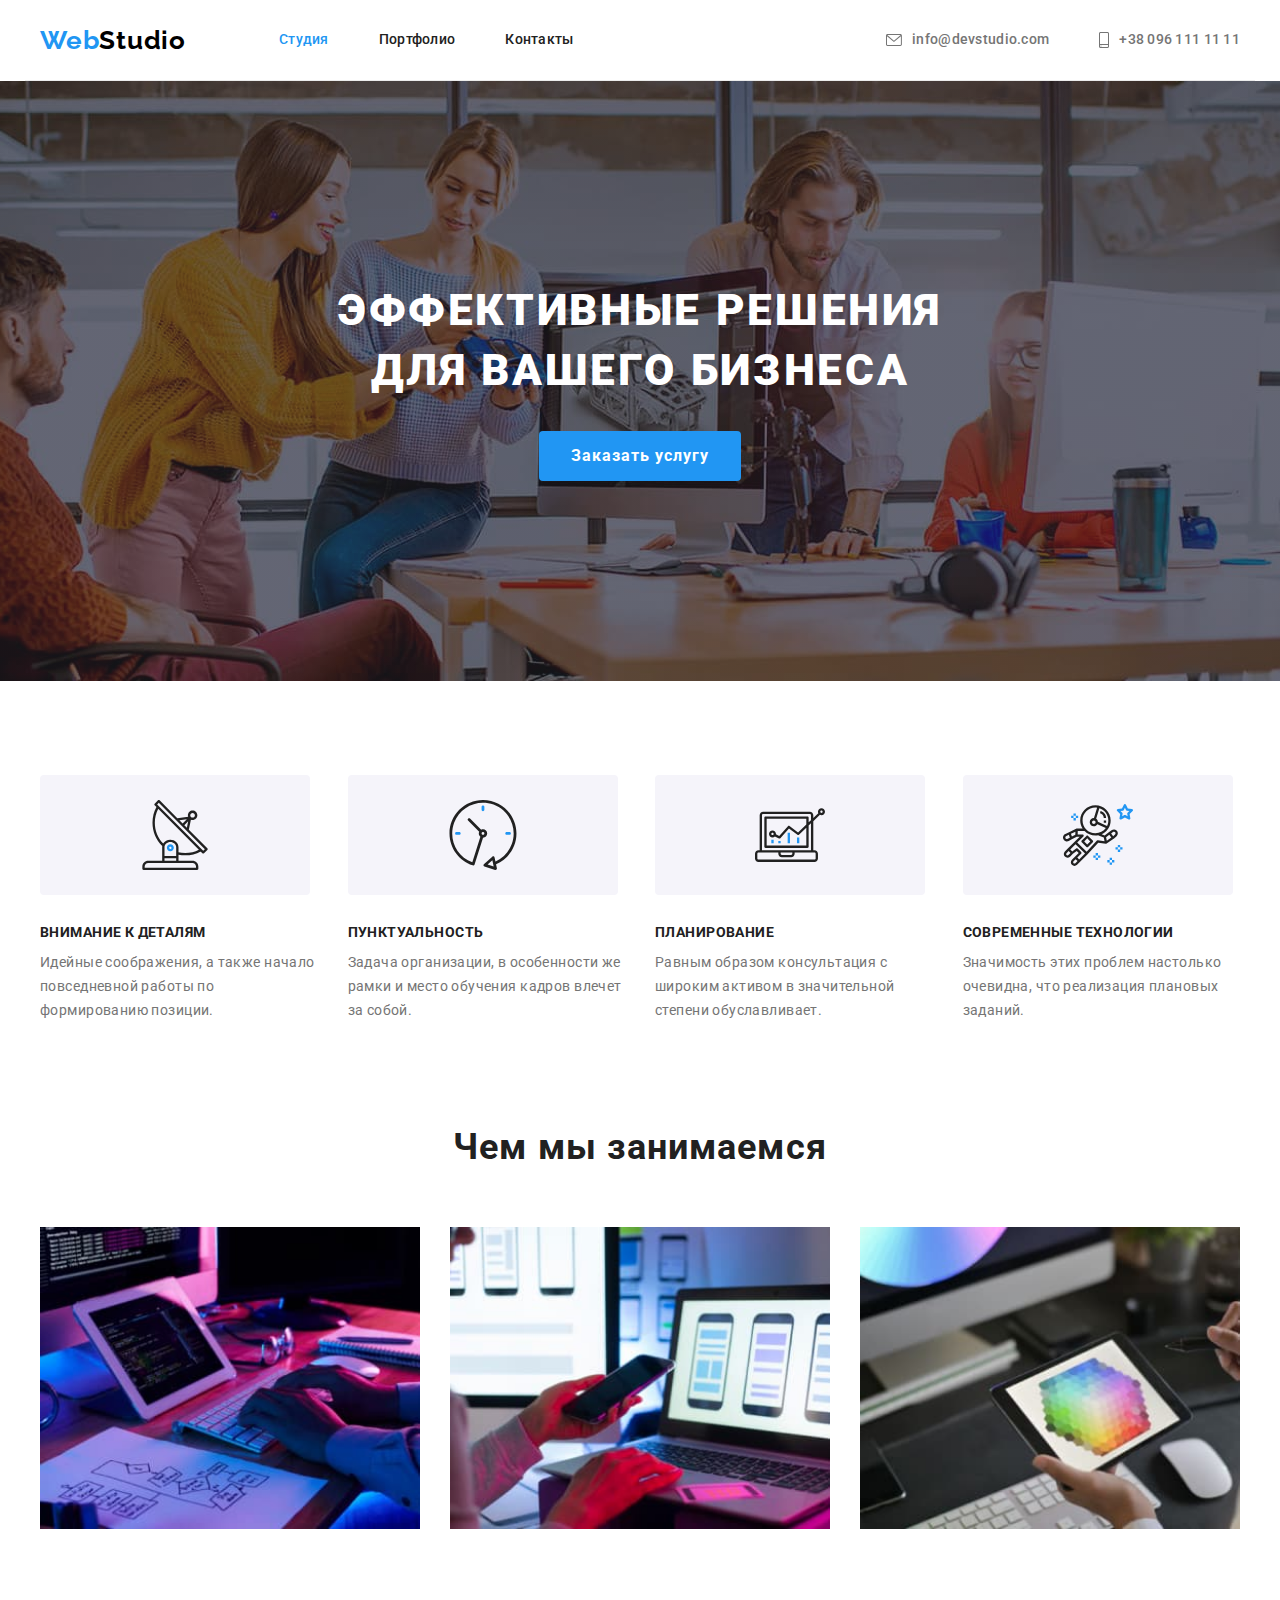
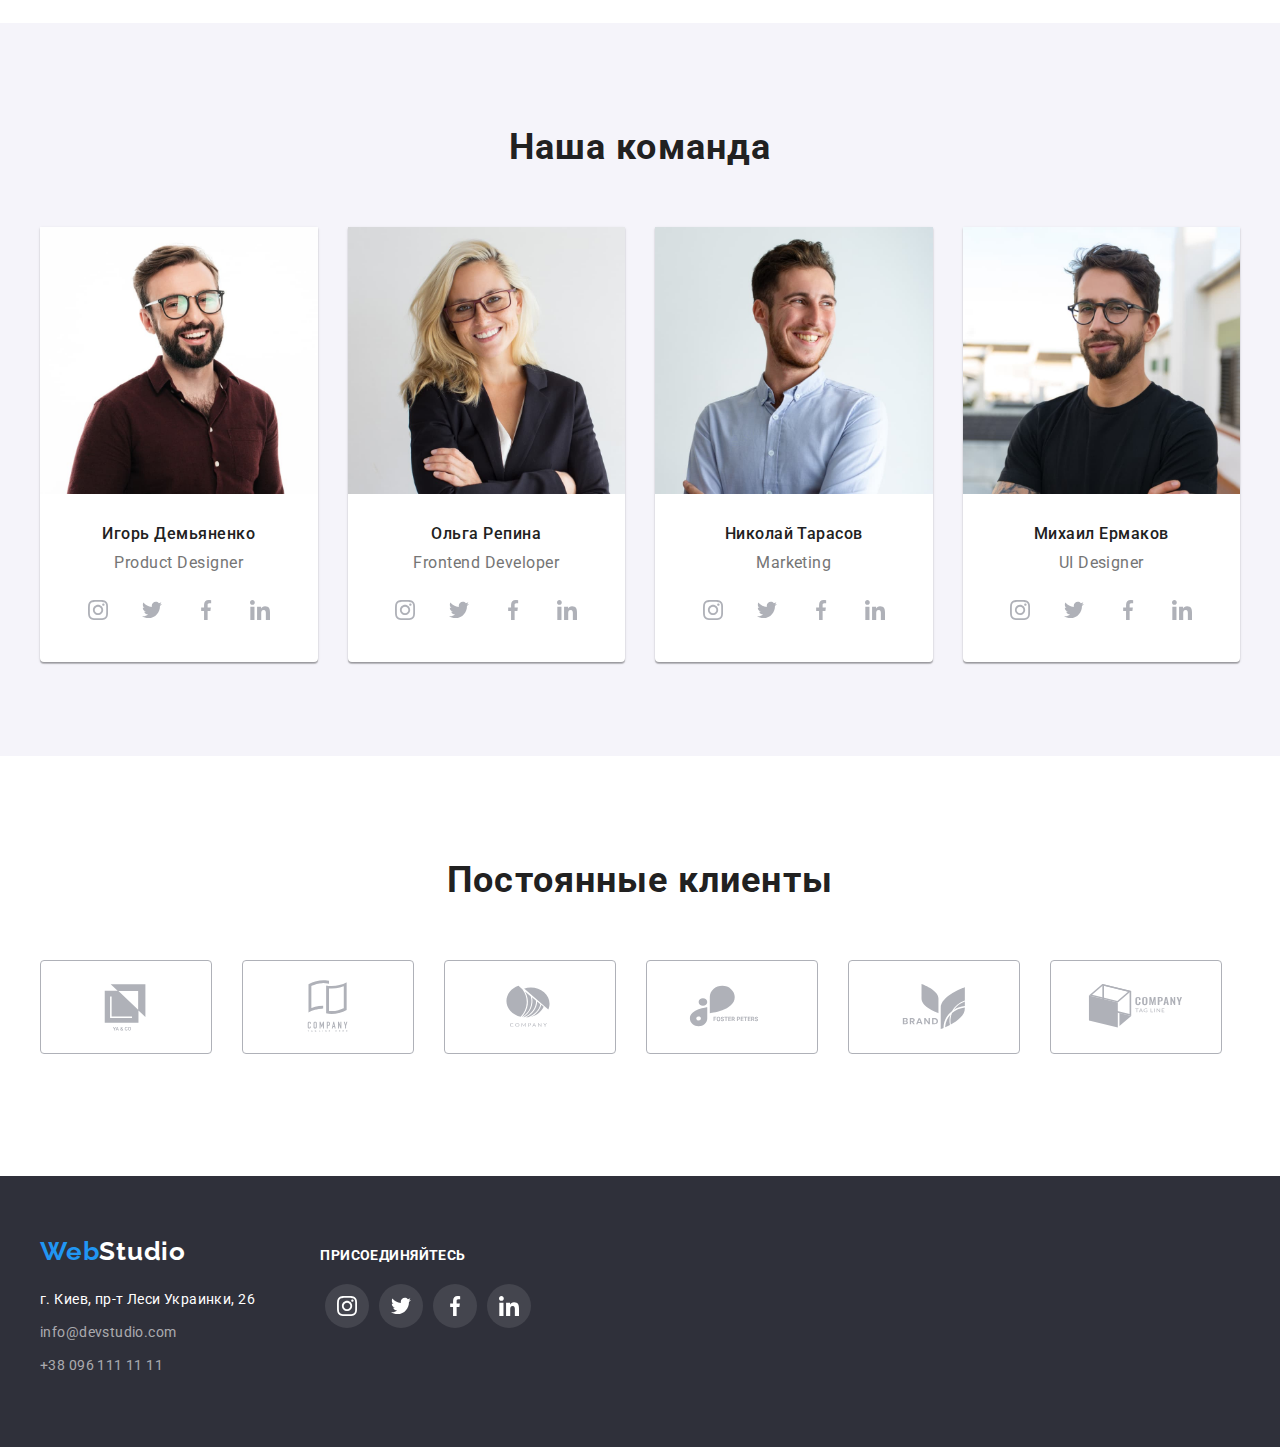
<file: index.html>
<!DOCTYPE html>
<html lang="ru">
  <head>
    <meta charset="UTF-8" />
    <meta http-equiv="X-UA-Compatible" content="IE=edge" />
    <meta name="viewport" content="width=device-width, initial-scale=1.0" />
    <title>WebStudio</title>
    <link rel="preconnect" href="https://fonts.googleapis.com" />
    <link rel="preconnect" href="https://fonts.gstatic.com" crossorigin />
    <link
      href="https://fonts.googleapis.com/css2?family=Raleway:wght@700&family=Roboto:wght@400;500;700;900&display=swap"
      rel="stylesheet"
    />
    <link rel="stylesheet" href="
    <link
      rel="stylesheet"
      href="https://cdnjs.cloudflare.com/ajax/libs/modern-normalize/1.1.0/modern-normalize.min.css"
      integrity="sha512-wpPYUAdjBVSE4KJnH1VR1HeZfpl1ub8YT/NKx4PuQ5NmX2tKuGu6U/JRp5y+Y8XG2tV+wKQpNHVUX03MfMFn9Q=="
      crossorigin="anonymous"
      referrerpolicy="no-referrer"
    />

    <link rel="stylesheet" href="./css/styles.css" />
  </head>
  <body>
    <!--Главная навигация-->
    <header class="site-nav">
      <div class="container main-nav">
        <nav class="nav-menu">
          <div class="header-logo">
            <a href="./index.html" class="logo">
              <span class="logo-part">Web</span>Studio
            </a>
          </div>

          <ul class="site-nav list">
            <li class="site-nav-item">
              <a href="./index.html" class="link current">Студия</a>
            </li>

            <li class="site-nav-item">
              <a href="./portfolio.html" class="link">Портфолио</a>
            </li>

            <li class="site-nav-item">
              <a href="" class="link">Контакты</a>
            </li>
          </ul>
        </nav>
        <ul class="contacts list">
          <li class="contacts-item">
            <a class="link contact mail" href="maito:info@devstudio.com">
              <svg class="contact-icon envelope">
                <use href="./images/symbol-defs.svg#envelope1"></use>
              </svg>
              info@devstudio.com
            </a>
          </li>

          <li class="contacts-item">
            <a class="link contact telephone" href="tel:+380961111111">
              <svg class="contact-icon smartphone">
                <use href="./images/symbol-defs.svg#smartphone"></use>
              </svg>
              +38 096 111 11 11
            </a>
          </li>
        </ul>
      </div>
    </header>
    <!--Герой-->
    <main>
      <div class="overlay">
        <section class="hero">
          <div class="container">
            <h1 class="hero-title">Эффективные решения для вашего бизнеса</h1>
            <button type="button" class="order-btn">Заказать услугу</button>
          </div>
        </section>
      </div>
    </main>

    <!--Преимущества-->
    <section class="features">
      <div class="container">
        <h2 class="visually-hidden">Преимущества компании</h2>
        <ul class="list features-list">
          <li class="features-item">
            <div class="features-box">
              <svg class="icon-features">
                <use href="images/symbol-defs.svg#antenna"></use>
              </svg>
            </div>
            <h3 class="features-item-title">Внимание к деталям</h3>
            <p class="features-item-text">
              Идейные соображения, а также начало повседневной работы по
              формированию позиции.
            </p>
          </li>
          <li class="features-item">
            <div class="features-box">
              <svg class="icon-features">
                <use href="images/symbol-defs.svg#clock"></use>
              </svg>
            </div>
            <h3 class="features-item-title">Пунктуальность</h3>
            <p class="features-item-text">
              Задача организации, в особенности же рамки и место обучения кадров
              влечет за собой.
            </p>
          </li>
          <li class="features-item">
            <div class="features-box">
              <svg class="icon-features">
                <use href="images/symbol-defs.svg#diagram"></use>
              </svg>
            </div>
            <h3 class="features-item-title">Планирование</h3>
            <p class="features-item-text">
              Равным образом консультация с широким активом в значительной
              степени обуславливает.
            </p>
          </li>
          <li class="features-item">
            <div class="features-box">
              <svg class="icon-features">
                <use href="images/symbol-defs.svg#astronaut"></use>
              </svg>
            </div>
            <h3 class="features-item-title">Современные технологии</h3>
            <p class="features-item-text">
              Значимость этих проблем настолько очевидна, что реализация
              плановых заданий.
            </p>
          </li>
        </ul>
      </div>
    </section>

    <!--Чем занимаемся-->
    <section class="activity">
      <div class="container">
        <h2 class="activity-title">Чем мы занимаемся</h2>
        <ul class="list activity-list">
          <li class="activity-item">
            <a href=""
              ><img src="./images/box1.jpg" alt="Ноутбук на столе" width="370"
            /></a>
          </li>
          <li class="activity-item">
            <a href=""
              ><img
                src="./images/box2.jpg"
                alt="Смартфон и ноутбук"
                width="370"
            /></a>
          </li>
          <li class="activity-item">
            <a href=""
              ><img src="./images/box3.jpg" alt="Планшет" width="370"
            /></a>
          </li>
        </ul>
      </div>
    </section>
    <!--Наша команда-->
    <section class="team">
      <div class="container">
        <h2 class="team-title">Наша команда</h2>
        <ul class="list team-list">
          <li class="team-item">
            <a class="link" href="">
              <img src="./images/igor.jpg" alt="Игорь Демьяненко" width="270" />
              <div class="name-position">
                <h3 class="team-member">Игорь Демьяненко</h3>
                <p class="position" lang="en">Product Designer</p>

                <ul class="list socialmedia-list">
                  <li class="socialmedia-item">
                    <a href="" class="socialmedia-link">
                      <svg class="socialmedialinks-icon">
                        <use href="images/symbol-defs.svg#instagram"></use>
                      </svg>
                    </a>
                  </li>

                  <li class="socialmedia-item">
                    <a href="" class="socialmedia-link">
                      <svg class="socialmedialinks-icon">
                        <use href="images/symbol-defs.svg#twitter"></use>
                      </svg>
                    </a>
                  </li>

                  <li class="socialmedia-item">
                    <a href="" class="socialmedia-link">
                      <svg class="socialmedialinks-icon">
                        <use href="images/symbol-defs.svg#facebook"></use>
                      </svg>
                    </a>
                  </li>

                  <li class="socialmedia-item">
                    <a href="" class="socialmedia-link">
                      <svg class="socialmedialinks-icon">
                        <use href="images/symbol-defs.svg#linkedin"></use>
                      </svg>
                    </a>
                  </li>
                </ul>
              </div>
            </a>
          </li>

          <li class="team-item">
            <a class="link" href="">
              <img src="./images/olga.jpg" alt="Ольга Репина" width="270" />
              <div class="name-position">
                <h3 class="team-member">Ольга Репина</h3>
                <p class="position" lang="en">Frontend Developer</p>
                <ul class="list socialmedia-list">
                  <li class="socialmedia-item">
                    <a href="" class="socialmedia-link">
                      <svg class="socialmedialinks-icon">
                        <use href="images/symbol-defs.svg#instagram"></use>
                      </svg>
                    </a>
                  </li>

                  <li class="socialmedia-item">
                    <a href="" class="socialmedia-link">
                      <svg class="socialmedialinks-icon">
                        <use href="images/symbol-defs.svg#twitter"></use>
                      </svg>
                    </a>
                  </li>

                  <li class="socialmedia-item">
                    <a href="" class="socialmedia-link">
                      <svg class="socialmedialinks-icon">
                        <use href="images/symbol-defs.svg#facebook"></use>
                      </svg>
                    </a>
                  </li>

                  <li class="socialmedia-item">
                    <a href="" class="socialmedia-link">
                      <svg class="socialmedialinks-icon">
                        <use href="images/symbol-defs.svg#linkedin"></use>
                      </svg>
                    </a>
                  </li>
                </ul>
              </div>
            </a>
          </li>

          <li class="team-item">
            <a class="link" href="">
              <img
                src="./images/nikolai.jpg"
                alt="Николай Тарасов"
                width="270"
              />
              <div class="name-position">
                <h3 class="team-member">Николай Тарасов</h3>
                <p class="position" lang="en">Marketing</p>
                <ul class="list socialmedia-list">
                  <li class="socialmedia-item">
                    <a href="" class="socialmedia-link">
                      <svg class="socialmedialinks-icon">
                        <use href="images/symbol-defs.svg#instagram"></use>
                      </svg>
                    </a>
                  </li>

                  <li class="socialmedia-item">
                    <a href="" class="socialmedia-link">
                      <svg class="socialmedialinks-icon">
                        <use href="images/symbol-defs.svg#twitter"></use>
                      </svg>
                    </a>
                  </li>

                  <li class="socialmedia-item">
                    <a href="" class="socialmedia-link">
                      <svg class="socialmedialinks-icon">
                        <use href="images/symbol-defs.svg#facebook"></use>
                      </svg>
                    </a>
                  </li>

                  <li class="socialmedia-item">
                    <a href="" class="socialmedia-link">
                      <svg class="socialmedialinks-icon">
                        <use href="images/symbol-defs.svg#linkedin"></use>
                      </svg>
                    </a>
                  </li>
                </ul>
              </div>
            </a>
          </li>

          <li class="team-item">
            <a class="link" href="">
              <img
                src="./images/mikhail.jpg"
                alt="Михаил Ермаков"
                width="270"
              />
              <div class="name-position">
                <h3 class="team-member">Михаил Ермаков</h3>
                <p class="position" lang="en">UI Designer</p>
                <ul class="list socialmedia-list">
                  <li class="socialmedia-item">
                    <a href="" class="socialmedia-link">
                      <svg class="socialmedialinks-icon">
                        <use href="images/symbol-defs.svg#instagram"></use>
                      </svg>
                    </a>
                  </li>

                  <li class="socialmedia-item">
                    <a href="" class="socialmedia-link">
                      <svg class="socialmedialinks-icon">
                        <use href="images/symbol-defs.svg#twitter"></use>
                      </svg>
                    </a>
                  </li>

                  <li class="socialmedia-item">
                    <a href="" class="socialmedia-link">
                      <svg class="socialmedialinks-icon">
                        <use href="images/symbol-defs.svg#facebook"></use>
                      </svg>
                    </a>
                  </li>

                  <li class="socialmedia-item">
                    <a href="" class="socialmedia-link">
                      <svg class="socialmedialinks-icon">
                        <use href="images/symbol-defs.svg#linkedin"></use>
                      </svg>
                    </a>
                  </li>
                </ul>
              </div>
            </a>
          </li>
        </ul>
      </div>
    </section>
    <!-- Постоянные клиенты -->
    <section class="clients">
      <div class="container">
        <h2 class="clients-title">Постоянные клиенты</h2>
        <ul class="client-list list">
          <li class="client-item">
            <a href="" class="link client-link">
              <svg class="client-icon">
                <use href="./images/symbol-defs.svg#logo1"></use>
              </svg>
            </a>
          </li>
          <li class="client-item">
            <a href="" class="link client-link">
              <svg class="client-icon">
                <use href="./images/symbol-defs.svg#logo2"></use>
              </svg>
            </a>
          </li>
          <li class="client-item">
            <a href="" class="link client-link">
              <svg class="client-icon">
                <use href="./images/symbol-defs.svg#logo3"></use>
              </svg>
            </a>
          </li>
          <li class="client-item">
            <a href="" class="link client-link">
              <svg class="client-icon">
                <use href="./images/symbol-defs.svg#logo4hover"></use>
              </svg>
            </a>
          </li>
          <li class="client-item">
            <a href="" class="link client-link">
              <svg class="client-icon">
                <use href="./images/symbol-defs.svg#logo5"></use>
              </svg>
            </a>
          </li>
          <li class="client-item">
            <a href="" class="link client-link">
              <svg class="client-icon">
                <use href="./images/symbol-defs.svg#logo6"></use>
              </svg>
            </a>
          </li>
        </ul>
      </div>
    </section>
    <!--Подвал-->
    <footer class="page-footer">
      <div class="container">
        <div class="logo-address">
          <div class="logofooter">
            <a href="./index.html" class="logo">
              <span class="logo-part">Web</span
              ><span class="logo white">Studio</span>
            </a>
          </div>
          <address class="company-address">
            <ul class="list address-list">
              <li class="address-item">
                <div class="footermapaddress">
                  <a
                    class="link"
                    href="https://goo.gl/maps/61NfF1Jj7DsbfX3k6"
                    target="_blank"
                    rel="noopener noreferrer"
                    >г. Киев, пр-т Леси Украинки, 26
                  </a>
                </div>
              </li>

              <li class="address-item">
                <a
                  class="link contactinf mailaddress"
                  href="maito:info@devstudio.com"
                  >info@devstudio.com</a
                >
              </li>
              <li class="address-item">
                <a class="link contactinf telephone" href="tel:+380961111111"
                  >+38 096 111 11 11</a
                >
              </li>
            </ul>
          </address>
        </div>
        <div class="socilmedia-footer">
          <h2 class="socialmedia-title">присоединяйтесь</h2>
          <ul class="list socialmedia-list-footer">
            <li class="socialmedia-item-footer">
              <a href="" class="socialmedia-link-footer">
                <svg class="socialmedialinks-icon-footer">
                  <use href="images/symbol-defs.svg#instagram"></use>
                </svg>
              </a>
            </li>

            <li class="socialmedia-item-footer">
              <a href="" class="socialmedia-link-footer">
                <svg class="socialmedialinks-icon-footer">
                  <use href="images/symbol-defs.svg#twitter"></use>
                </svg>
              </a>
            </li>

            <li class="socialmedia-item-footer">
              <a href="" class="socialmedia-link-footer">
                <svg class="socialmedialinks-icon-footer">
                  <use href="images/symbol-defs.svg#facebook"></use>
                </svg>
              </a>
            </li>

            <li class="socialmedia-item-footer">
              <a href="" class="socialmedia-link-footer">
                <svg class="socialmedialinks-icon-footer">
                  <use href="images/symbol-defs.svg#linkedin"></use>
                </svg>
              </a>
            </li>
          </ul>
        </div>
      </div>
    </footer>
  </body>
</html>
</file>
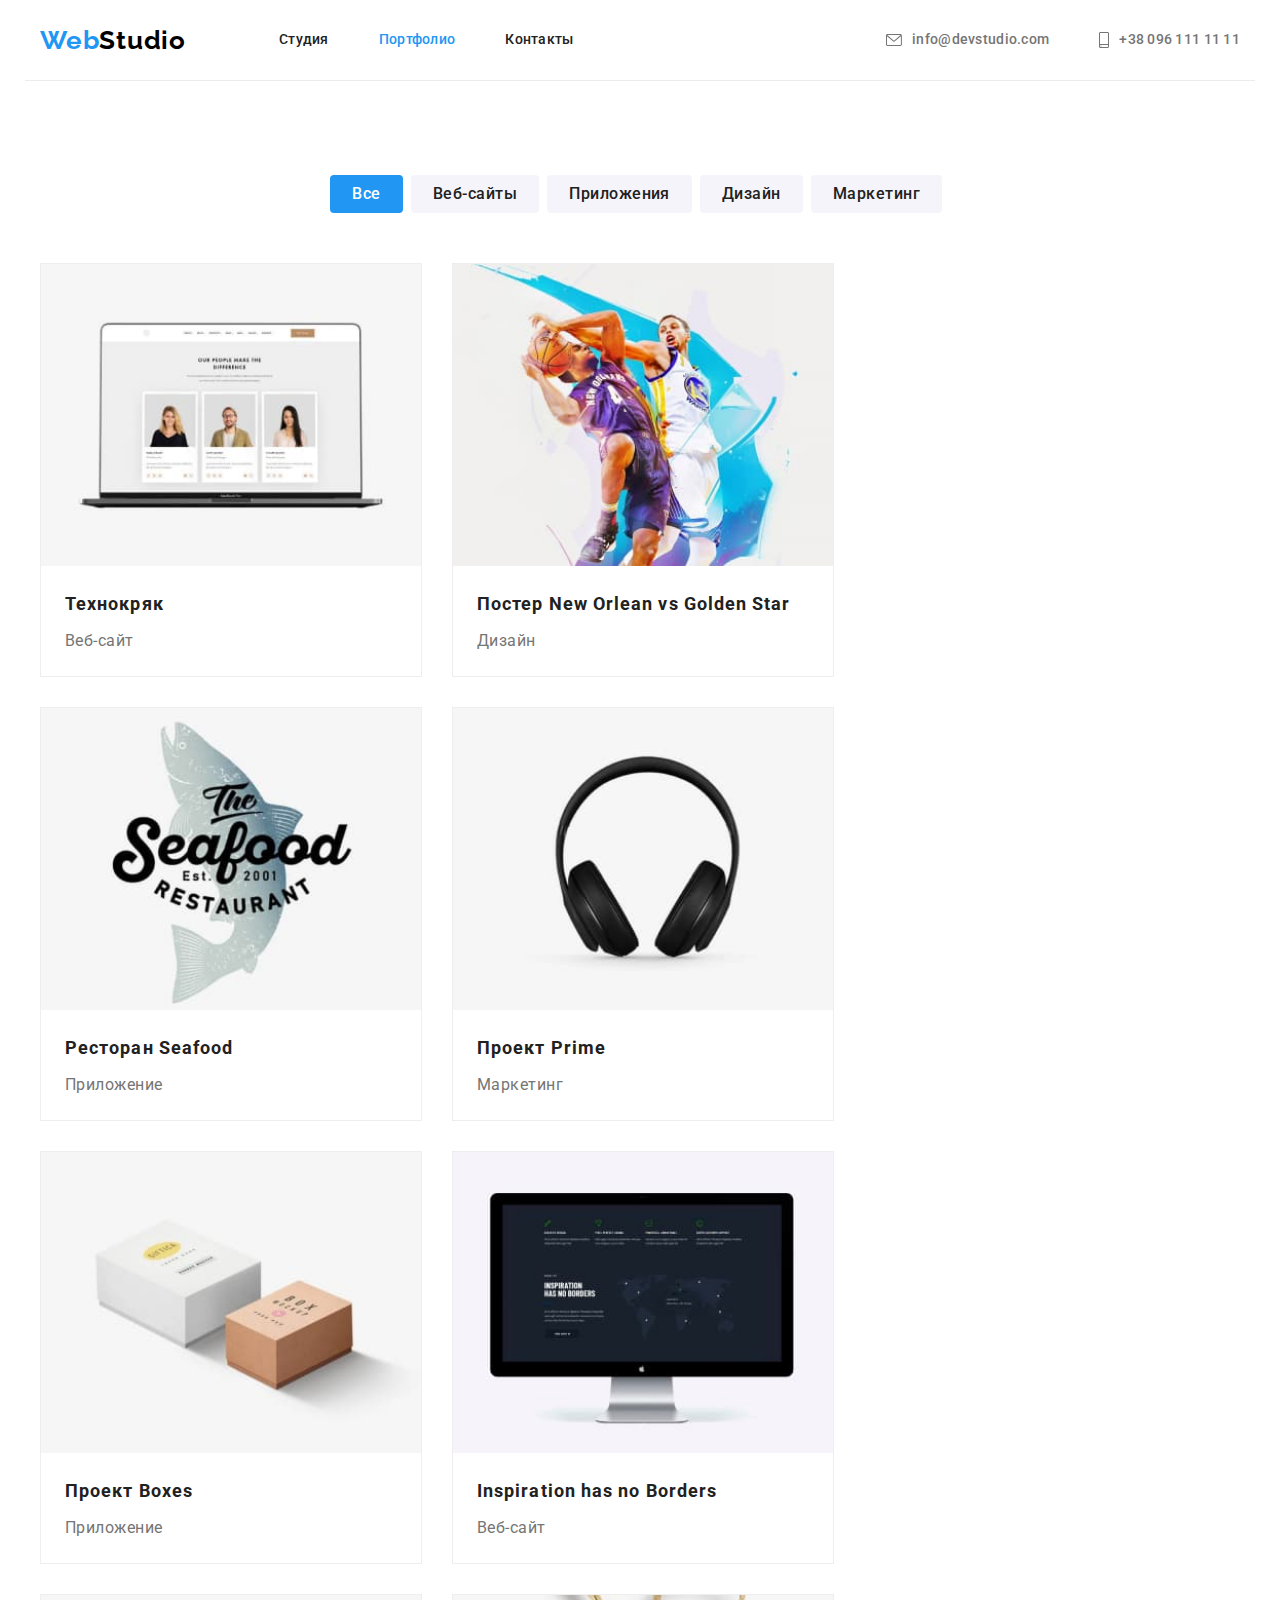
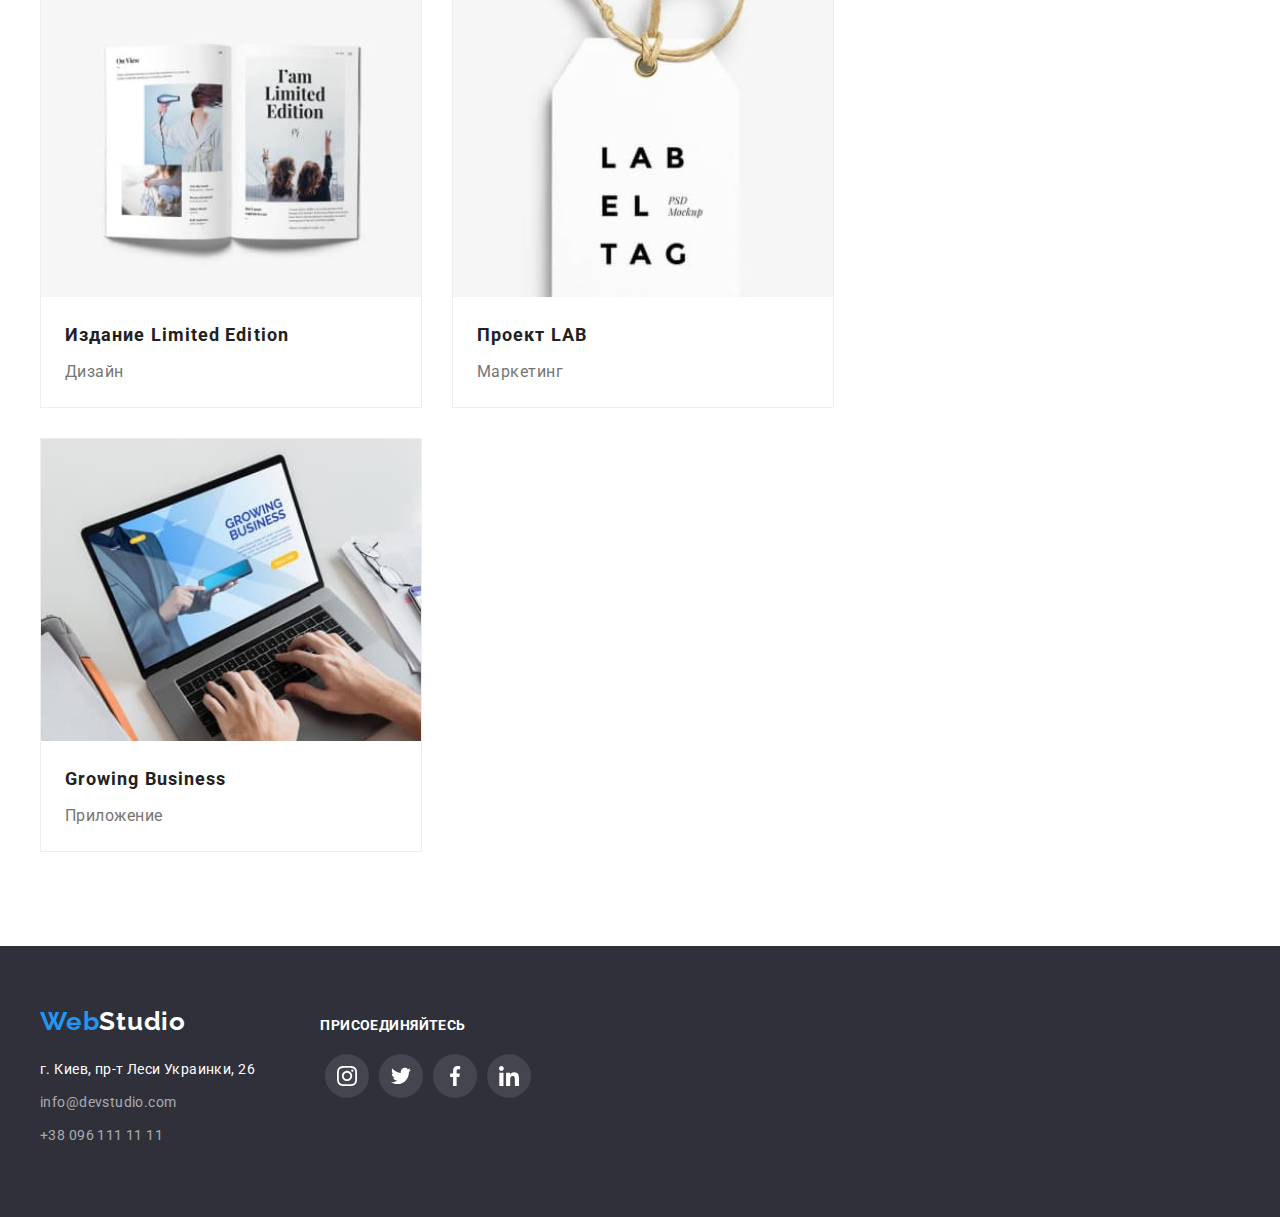
<file: portfolio.html>
<!DOCTYPE html>
<html lang="ru">
  <head>
    <meta charset="UTF-8" />
    <meta http-equiv="X-UA-Compatible" content="IE=edge" />
    <meta name="viewport" content="width=device-width, initial-scale=1.0" />
    <title>Document</title>
    <link rel="preconnect" href="https://fonts.googleapis.com" />
    <link rel="preconnect" href="https://fonts.gstatic.com" crossorigin />
    <link
      href="https://fonts.googleapis.com/css2?family=Raleway:wght@700&family=Roboto:wght@400;500;700;900&display=swap"
      rel="stylesheet"
    />
    <link
      rel="stylesheet"
      href="https://cdnjs.cloudflare.com/ajax/libs/modern-normalize/1.1.0/modern-normalize.min.css"
      integrity="sha512-wpPYUAdjBVSE4KJnH1VR1HeZfpl1ub8YT/NKx4PuQ5NmX2tKuGu6U/JRp5y+Y8XG2tV+wKQpNHVUX03MfMFn9Q=="
      crossorigin="anonymous"
      referrerpolicy="no-referrer"
    />
    <link rel="stylesheet" href="./css/styles.css" />
  </head>

  <body>
    <!--Главная навигация-->
    <header class="site-nav">
      <div class="container main-nav">
        <nav class="nav-menu">
          <div class="header-logo">
            <a href="./index.html" class="logo">
              <span class="logo-part">Web</span>Studio
            </a>
          </div>

          <ul class="site-nav list">
            <li class="site-nav-item">
              <a href="./index.html" class="link">Студия</a>
            </li>

            <li class="site-nav-item">
              <a href="./portfolio.html" class="link current">Портфолио</a>
            </li>

            <li class="site-nav-item">
              <a href="" class="link">Контакты</a>
            </li>
          </ul>
        </nav>
        <ul class="contacts list">
          <li class="contacts-item">
            <a class="link contact mail" href="maito:info@devstudio.com">
              <svg class="contact-icon envelope">
                <use href="./images/symbol-defs.svg#envelope1"></use>
              </svg>
              info@devstudio.com
            </a>
          </li>

          <li class="contacts-item">
            <a class="link contact telephone" href="tel:+380961111111">
              <svg class="contact-icon smartphone">
                <use href="./images/symbol-defs.svg#smartphone"></use>
              </svg>
              +38 096 111 11 11
            </a>
          </li>
        </ul>
      </div>
    </header>
    <!--Герой-->
    <main>
      <!-- Кнопки фильтра -->
      <section class="filter-buttons">
        <div class="container">
          <h2 class="visually-hidden">Buttons</h2>
          <ul class="list filter-buttons">
            <li>
              <button type="button" class="selection-btn current">Все</button>
            </li>
            <li>
              <button type="button" class="selection-btn">Веб-сайты</button>
            </li>
            <li>
              <button type="button" class="selection-btn">Приложения</button>
            </li>
            <li><button type="button" class="selection-btn">Дизайн</button></li>
            <li>
              <button type="button" class="selection-btn">Маркетинг</button>
            </li>
          </ul>
        </div>
      </section>
      <!-- Наши проекты -->
      <section class="projects">
        <div class="container">
          <h2 class="visually-hidden">Our projects</h2>
          <ul class="list projects-list">
            <li class="projects-item">
              <a class="link" href="">
                <img
                  src="./images/crjak.jpg"
                  alt="Ноутбук с сайтом"
                  width="370"
                />
                <div class="ptitle-text">
                  <h3 class="project-item-title">Технокряк</h3>
                  <p class="project-item-text">Веб-сайт</p>
                </div>
              </a>
            </li>

            <li class="projects-item">
              <a class="link" href="">
                <img
                  src="./images/goldenstar.jpg"
                  alt="Постер Баскетбол"
                  width="370"
                />
                <div class="ptitle-text">
                  <h3 class="project-item-title" lang="en">
                    Постер New Orlean vs Golden Star
                  </h3>
                  <p class="project-item-text">Дизайн</p>
                </div>
              </a>
            </li>

            <li class="projects-item">
              <a class="link" href="">
                <img
                  src="./images/seafood.jpg"
                  alt="Логотип ресторана"
                  width="370"
                />
                <div class="ptitle-text">
                  <h3 class="project-item-title">Ресторан Seafood</h3>
                  <p class="project-item-text">Приложение</p>
                </div>
              </a>
            </li>
            <li class="projects-item">
              <a class="link" href="">
                <img src="./images/prime.jpg" alt="Наушники" width="370" />
                <div class="ptitle-text">
                  <h3 class="project-item-title">Проект Prime</h3>
                  <p class="project-item-text">Маркетинг</p>
                </div>
              </a>
            </li>
            <li class="projects-item">
              <a class="link" href="">
                <img src="./images/boxes.jpg" alt="Блоки" width="370" />
                <div class="ptitle-text">
                  <h3 class="project-item-title">Проект Boxes</h3>
                  <p class="project-item-text">Приложение</p>
                </div>
              </a>
            </li>
            <li class="projects-item">
              <a class="link" href="">
                <img
                  src="./images/noborders.jpg"
                  alt="Экран с сайтом"
                  width="370"
                />
                <div class="ptitle-text">
                  <h3 class="project-item-title" lang="en">
                    Inspiration has no Borders
                  </h3>
                  <p class="project-item-text">Веб-сайт</p>
                </div>
              </a>
            </li>
            <li class="projects-item">
              <a class="link" href="">
                <img
                  src="./images/limitededition.jpg"
                  alt="Открытый журнал"
                  width="370"
                />
                <div class="ptitle-text">
                  <h3 class="project-item-title">Издание Limited Edition</h3>
                  <p class="project-item-text">Дизайн</p>
                </div>
              </a>
            </li>
            <li class="projects-item">
              <a class="link" href="">
                <img src="./images/lab.jpg" alt="Лейб" width="370" />
                <div class="ptitle-text">
                  <h3 class="project-item-title">Проект LAB</h3>
                  <p class="project-item-text">Маркетинг</p>
                </div>
              </a>
            </li>
            <li class="projects-item">
              <a class="link" href="">
                <img
                  src="./images/business.jpg"
                  alt="Руки печатают на ноутбуке"
                  width="370"
                />
                <div class="ptitle-text">
                  <h3 class="project-item-title" lang="en">Growing Business</h3>
                  <p class="project-item-text">Приложение</p>
                </div>
              </a>
            </li>
          </ul>
        </div>
      </section>
    </main>

    <!--Подвал-->
    <footer class="page-footer">
      <div class="container">
        <div class="logo-address">
          <div class="logofooter">
            <a href="./index.html" class="logo">
              <span class="logo-part">Web</span
              ><span class="logo white">Studio</span>
            </a>
          </div>
          <address class="company-address">
            <ul class="list address-list">
              <li class="address-item">
                <div class="footermapaddress">
                  <a
                    class="link"
                    href="https://goo.gl/maps/61NfF1Jj7DsbfX3k6"
                    target="_blank"
                    rel="noopener noreferrer"
                    >г. Киев, пр-т Леси Украинки, 26
                  </a>
                </div>
              </li>

              <li class="address-item">
                <a
                  class="link contactinf mailaddress"
                  href="maito:info@devstudio.com"
                  >info@devstudio.com</a
                >
              </li>
              <li class="address-item">
                <a class="link contactinf telephone" href="tel:+380961111111"
                  >+38 096 111 11 11</a
                >
              </li>
            </ul>
          </address>
        </div>
        <div class="socilmedia-footer">
          <h2 class="socialmedia-title">присоединяйтесь</h2>
          <ul class="list socialmedia-list-footer">
            <li class="socialmedia-item-footer">
              <a href="" class="socialmedia-link-footer">
                <svg class="socialmedialinks-icon-footer">
                  <use href="images/symbol-defs.svg#instagram"></use>
                </svg>
              </a>
            </li>

            <li class="socialmedia-item-footer">
              <a href="" class="socialmedia-link-footer">
                <svg class="socialmedialinks-icon-footer">
                  <use href="images/symbol-defs.svg#twitter"></use>
                </svg>
              </a>
            </li>

            <li class="socialmedia-item-footer">
              <a href="" class="socialmedia-link-footer">
                <svg class="socialmedialinks-icon-footer">
                  <use href="images/symbol-defs.svg#facebook"></use>
                </svg>
              </a>
            </li>

            <li class="socialmedia-item-footer">
              <a href="" class="socialmedia-link-footer">
                <svg class="socialmedialinks-icon-footer">
                  <use href="images/symbol-defs.svg#linkedin"></use>
                </svg>
              </a>
            </li>
          </ul>
        </div>
      </div>
    </footer>
  </body>
</html>
</file>
<file: css/styles.css>
/* цвет основного текста #757575 */
/* вторичный цвет текста  #212121;*/
/* белый #FFFFFF  */
/* акцент #2196F3;*/
/* команда цвет фона,кнопки неактивные: #F5F4FA; */
/*основной фон (чем занимаемся):#E5E5E5*/
/*фон шапки: #FFFFFF; */
/*фон футера и героя: #2F303A;*/

:root {
  --primary-text-color: #757575;
  --title-text-color: #212121;
  --accent-color: #2196f3;
  --primary-white-color: #ffffff;
  --primary-background-color: #e5e5e5;
  --secondary-background-color: #f5f4fa;
  --navigationfooter-background-color: #2f303a;
  --header-margin-hmargin: 50px;
  --main-margin: 30px;
  --section-padding-top-bottom-inside-margin: 94px;
  --margin-bottom-list: 10px;
}

body {
  background-color: var(--primary-white-color);
  color: var(--primary-text-color);
  font-family: Roboto, sans-serif;
  font-style: normal;
  font-weight: normal;
  font-size: 14px;
  line-height: 1.71;
  letter-spacing: 0.03em;
  margin: 0;
}

p,
h1,
h2,
h3,
h4,
h5,
h6 {
  margin: 0;
}

ul {
  margin: 0;
  padding: 0;
}

button {
  cursor: pointer;
}

img {
  display: block;
  width: 100%;
}

.list {
  padding: 0;
  margin: 0;
  list-style: none;
}
.link {
  text-decoration: none;
}

.visually-hidden {
  position: absolute;
  white-space: nowrap;
  width: 1px;
  height: 1px;
  overflow: hidden;
  border: 0;
  padding: 0;
  clip: rect(0 0 0 0);
  clip-path: inset(50%);
  margin: -1px;
}

.container {
  width: 1200px;
  padding-left: 15px;
  padding-right: 15px;
  margin: 0 auto;
  /* border: 1px solid red; */
}
.logo {
  color: #000000;
  font-family: Raleway, serif;
  font-style: normal;
  font-weight: 700;
  font-size: 26px;
  line-height: 1.19;
  letter-spacing: 0.03em;
  text-decoration: none;
}
.logo-part {
  color: var(--accent-color);
}
.logo .white {
  color: var(--primary-white-color);
}

/* Главная навигация */
.site-nav {
  background-color: var(--primary-white-color);
  display: flex;
}

.main-nav {
  display: flex;
  align-items: center;
  justify-content: space-between;
  border-bottom: 1px solid #ececec;
}
.nav-menu {
  display: flex;
  align-items: center;
}
.header-logo {
  display: flex;
  margin-right: 93px;
}

.site-nav-item {
  display: flex;
}
.site-nav-item:not(:last-child) {
  margin-right: var(--header-margin-hmargin);
}

.site-nav .link {
  color: var(--title-text-color);
  font-family: Roboto;
  font-style: normal;
  font-weight: 500;
  font-size: 14px;
  line-height: 1.14;
  letter-spacing: 0.02em;
  text-decoration: none;
  /* display: block; */
  padding-top: 32px;
  padding-bottom: 32px;
}
.site-nav .link:hover,
.site-nav .site-nav:focus {
  color: var(--accent-color);
}
.site-nav .link.current {
  color: var(--accent-color);
}

.contacts {
  display: flex;
  margin-left: -50px;
}

.contacts .contact {
  color: var(--primary-text-color);
  font-family: Roboto;
  font-style: normal;
  font-weight: 500;
  font-size: 14px;
  line-height: 1.14;
  letter-spacing: 0.02em;
  display: flex;
  align-items: center;
}

.contact:hover {
  color: var(--accent-color);
}

.contact-icon {
  margin-right: 10px;
}

.contacts-item {
  color: #757575;
}

.envelope {
  width: 16px;
  height: 12px;
  fill: currentColor;
}

.smartphone {
  width: 10px;
  height: 16px;
  fill: currentColor;
}

.mail {
  margin-right: var(--header-margin-hmargin);
}
.telephone {
  margin-right: 0;
}

/* Герой */

.overlay {
  max-width: 1600px;
  height: 600px;
  margin-left: auto;
  margin-right: auto;
  background-image: linear-gradient(
      rgba(47, 48, 58, 0.4),
      rgba(47, 48, 58, 0.4)
    ),
    url("../images/background-people.jpg");
  background-color: var(--navigationfooter-background-color);
  background-size: cover;
  background-repeat: no-repeat;
  background-position: center;
}
.hero-title {
  color: var(--primary-white-color);
  font-family: Roboto;
  font-style: normal;
  font-weight: 900;
  font-size: 44px;
  line-height: 1.36;
  text-align: center;
  letter-spacing: 0.06em;
  text-transform: uppercase;
  padding-top: 200px;
  max-width: 696px;
  margin: 0 auto;
  margin-bottom: var(--main-margin);
}

.order-btn {
  display: inline-block;
  background-color: var(--accent-color);
  color: var(--primary-white-color);
  font-family: Roboto;
  font-style: normal;
  font-weight: bold;
  font-size: 16px;
  line-height: 1.87;
  display: flex;
  justify-content: center;
  align-items: center;
  text-align: center;
  letter-spacing: 0.06em;
  margin-left: auto;
  margin-right: auto;
  display: block;
  border-radius: 4px;
  padding: 10px 32px;
  border: transparent;
  min-width: 200px;
}

.order-btn:hover,
.order-btn:focus {
  background-color: #188ce8;
}
/* Преимущества */
.features-list {
  display: flex;
  flex-wrap: wrap;
  margin-left: -30px;
}

.features-box {
  width: 270px;
  height: 120px;
  background-color: var(--secondary-background-color);
  border-radius: 4px;
  margin-top: var(--section-padding-top-bottom-inside-margin);
  margin-bottom: var(--main-margin);
}

.icon-features {
  width: 70px;
  height: 70px;
  /* display: flex;
  justify-content: center;
  align-self: center; */
  margin-top: 25px;
  margin-right: 100px;
  margin-bottom: 25px;
  margin-left: 100px;
}

.features-item {
  flex-basis: calc(100% / 4 - 30px);
  margin-left: var(--main-margin);
}
.features-item-title {
  color: var(--title-text-color);
  font-family: Roboto;
  font-style: normal;
  font-weight: 700;
  font-size: 14px;
  line-height: 1.14;
  letter-spacing: 0.03em;
  text-transform: uppercase;

  margin-bottom: var(--margin-bottom-list);
}
.features-item-text {
  font-family: Roboto;
  font-style: normal;
  font-weight: 400;
  font-size: 14px;
  line-height: 1.71;
  letter-spacing: 0.03em;
  padding-bottom: var(--section-padding-top-bottom-inside-margin);
}
/* Чем занимаемся */
.activity-title {
  color: var(--title-text-color);
  font-family: Roboto;
  font-style: normal;
  font-weight: 700;
  font-size: 36px;
  line-height: 1.67;
  text-align: center;
  letter-spacing: 0.03em;
  margin-bottom: var(--header-margin-hmargin);
}
.activity-list {
  display: flex;
  margin-left: -30px;
}
.activity-item {
  flex-basis: calc(100% / 3 - 30px);
  margin-left: var(--main-margin);
  margin-bottom: var(--section-padding-top-bottom-inside-margin);
}
/* Наша команда */
.team {
  background-color: var(--secondary-background-color);
  padding-top: var(--section-padding-top-bottom-inside-margin);
}

.team-title {
  color: var(--title-text-color);
  font-family: Roboto;
  font-style: normal;
  font-weight: 700;
  font-size: 36px;
  line-height: 1.67;
  text-align: center;
  letter-spacing: 0.03em;
  margin-bottom: var(--header-margin-hmargin);
}

.team-list {
  display: flex;
  margin-left: -30px;
}

.team-item {
  background-color: var(--primary-white-color);
  display: inline-block;
  box-shadow: 0px 1px 3px rgba(0, 0, 0, 0.12), 0px 1px 1px rgba(0, 0, 0, 0.14),
    0px 2px 1px rgba(0, 0, 0, 0.2);
  border-radius: 0px 0px 4px 4px;
  flex-basis: calc(100% / 4 - 30px);
  margin-left: var(--main-margin);
  margin-bottom: var(--section-padding-top-bottom-inside-margin);
}

.name-position {
  padding-top: var(--main-margin);
  padding-bottom: var(--main-margin);
}

.team-member {
  color: var(--title-text-color);
  font-family: Roboto;
  font-style: normal;
  font-weight: 500;
  font-size: 16px;
  line-height: 1.19;
  text-align: center;
  letter-spacing: 0.03em;
  /* margin-top: var(--main-margin); */
  margin-bottom: var(--margin-bottom-list);
}
.position {
  color: var(--primary-text-color);
  font-family: Roboto;
  font-style: normal;
  font-weight: 400;
  font-size: 16px;
  line-height: 1.19;
  text-align: center;
  letter-spacing: 0.03em;
  margin-bottom: 16px;
}

.socialmedia-list {
  display: flex;
  justify-content: center;
  color: #afb1b8;
}

.socialmedia-item {
  color: #afb1b8;
}
.socialmedia-item + .socialmedia-item {
  margin-left: 10px;
}
.socialmedia-link {
  width: 44px;
  height: 44px;
  background-color: transparent;
  display: flex;
  justify-content: center;
  align-items: center;
  border-radius: 50%;
  color: #afb1b8;
}

.socialmedialinks-icon {
  width: 20px;
  height: 20px;
  fill: currentColor;
}

.socialmedia-link:hover,
.socialmedia-link:focus {
  background-color: var(--accent-color);
  color: var(--primary-white-color);
}

/* .socialmedialinks-icon:hover,
.socialmedialinks-icon:focus {
  fill: var(--primary-white-color);
} */

.clients-title {
  color: var(--title-text-color);
  font-family: Roboto;
  font-style: normal;
  font-weight: 700;
  font-size: 36px;
  line-height: 1.67;
  text-align: center;
  letter-spacing: 0.03em;
  padding-top: var(--section-padding-top-bottom-inside-margin);
  margin-bottom: var(--header-margin-hmargin);
}

.client-list {
  display: flex;
  flex-direction: row;
  flex-wrap: wrap;
  margin-left: -30px;
  margin-top: -50px;
  margin-bottom: 122px;
  color: var(--primary-text-color);
}

.client-link {
  display: block;
  display: flex;
  justify-content: center;
  align-items: center;
  width: 170px;
  height: 92px;
  border: 1px solid #afb1b8;
  border-radius: 4px;
  flex-basis: calc(100% / 6 - 30px);
  margin-left: 30px;
  margin-top: 50px;
  color: #afb1b8;
}
.client-link:hover,
.client-link:focus {
  color: var(--accent-color);
  border: 1px solid var(--accent-color);
}

.client-icon {
  width: 106px;
  height: 60px;
  fill: currentColor;
}

/* Подвал */
.page-footer {
  background-color: var(--navigationfooter-background-color);
  padding: 60px 0;
  display: flex;
  align-items: flex-start;
}
.page-footer .container {
  display: flex;
  align-items: baseline;
}
.logo-address {
  display: flex;
  flex-direction: column;
}

.address-list .link {
  color: var(--primary-white-color);
}
.logofooter {
  margin-bottom: 20px;
}
.address-list {
  font-family: Roboto;
  font-style: normal;
  font-weight: normal;
  font-size: 14px;
  line-height: 1.71;
  letter-spacing: 0.03em;
}
.address-item {
  margin-bottom: 9px;
}
.address-item .contactinf {
  color: rgba(255, 255, 255, 0.6);
}

.socialmedia-title {
  font-family: Roboto;
  font-style: normal;
  font-weight: 700;
  font-size: 14px;
  line-height: 1.14;
  letter-spacing: 0.03em;
  text-transform: uppercase;
  color: var(--primary-white-color);
  display: flex;
  justify-content: center;
  align-items: center;
  margin-bottom: 20px;
}
.socialmedia-list-footer {
  display: flex;
  justify-content: center;
  align-items: center;
  color: var(--primary-white-color);
  margin-left: 70px;
}

.socialmedia-item-footer {
  color: var(--primary-white-color);
}
.socialmedia-item-footer + .socialmedia-item-footer {
  margin-left: 10px;
}
.socialmedia-link-footer {
  width: 44px;
  height: 44px;
  background-color: transparent;
  display: flex;
  justify-content: center;
  align-items: center;
  border-radius: 50%;
  color: var(--primary-white-color);
  background: rgba(255, 255, 255, 0.1);
}

.socialmedialinks-icon-footer {
  width: 20px;
  height: 20px;
  fill: currentColor;
}

.socialmedia-link-footer:hover,
.socialmedia-link-footer:focus {
  background-color: var(--accent-color);
}

/* Portfolio Page */
/* Кнопки фильтра */
.filter-buttons {
  display: flex;
  justify-content: center;
}
.selection-btn {
  background-color: var(--secondary-background-color);
  color: var(--title-text-color);
  font-family: Roboto;
  font-style: normal;
  font-weight: 500;
  font-size: 16px;
  line-height: 1.62;
  letter-spacing: 0.03em;
  border-radius: 4px;
  padding: 6px 22px;
  display: inline-block;
  min-width: 73px;
  text-align: center;
  border: transparent;
  margin-top: var(--section-padding-top-bottom-inside-margin);
  margin-bottom: var(--header-margin-hmargin);
  margin-right: 8px;
}

.selection-btn:hover,
.selection-btn:focus {
  background-color: var(--accent-color);
  color: var(--primary-white-color);
}
.filter-buttons .current {
  background-color: var(--accent-color);
  color: var(--primary-white-color);
}

/* Наши проекты*/
.projects-list {
  display: flex;
  flex-wrap: wrap;
  margin-left: -30px;
  margin-top: -30px;
  padding-bottom: var(--section-padding-top-bottom-inside-margin);
}
.projects-item {
  border: 1px solid #eeeeee;
  flex-basis: calc(100% / 3 - 30px);
  margin-left: var(--main-margin);
  margin-top: var(--main-margin);
}

.projects-item:hover {
  box-shadow: 0px 1px 3px rgba(0, 0, 0, 0.12), 0px 1px 1px rgba(0, 0, 0, 0.14),
    0px 2px 1px rgba(0, 0, 0, 0.2);
}

.ptitle-text {
  padding-top: 20px;
  padding-bottom: 20px;
  padding-right: 24px;
  padding-left: 24px;
}

.project-item-title {
  color: var(--title-text-color);
  font-family: Roboto;
  font-style: normal;
  font-weight: 700;
  font-size: 18px;
  line-height: 2;
  letter-spacing: 0.06em;
  margin-bottom: 4px;
}
.project-item-text {
  color: var(--primary-text-color);
  font-family: Roboto;
  font-style: normal;
  font-weight: 400;
  font-size: 16px;
  line-height: 1.87;
  letter-spacing: 0.03em;
}
</file>
